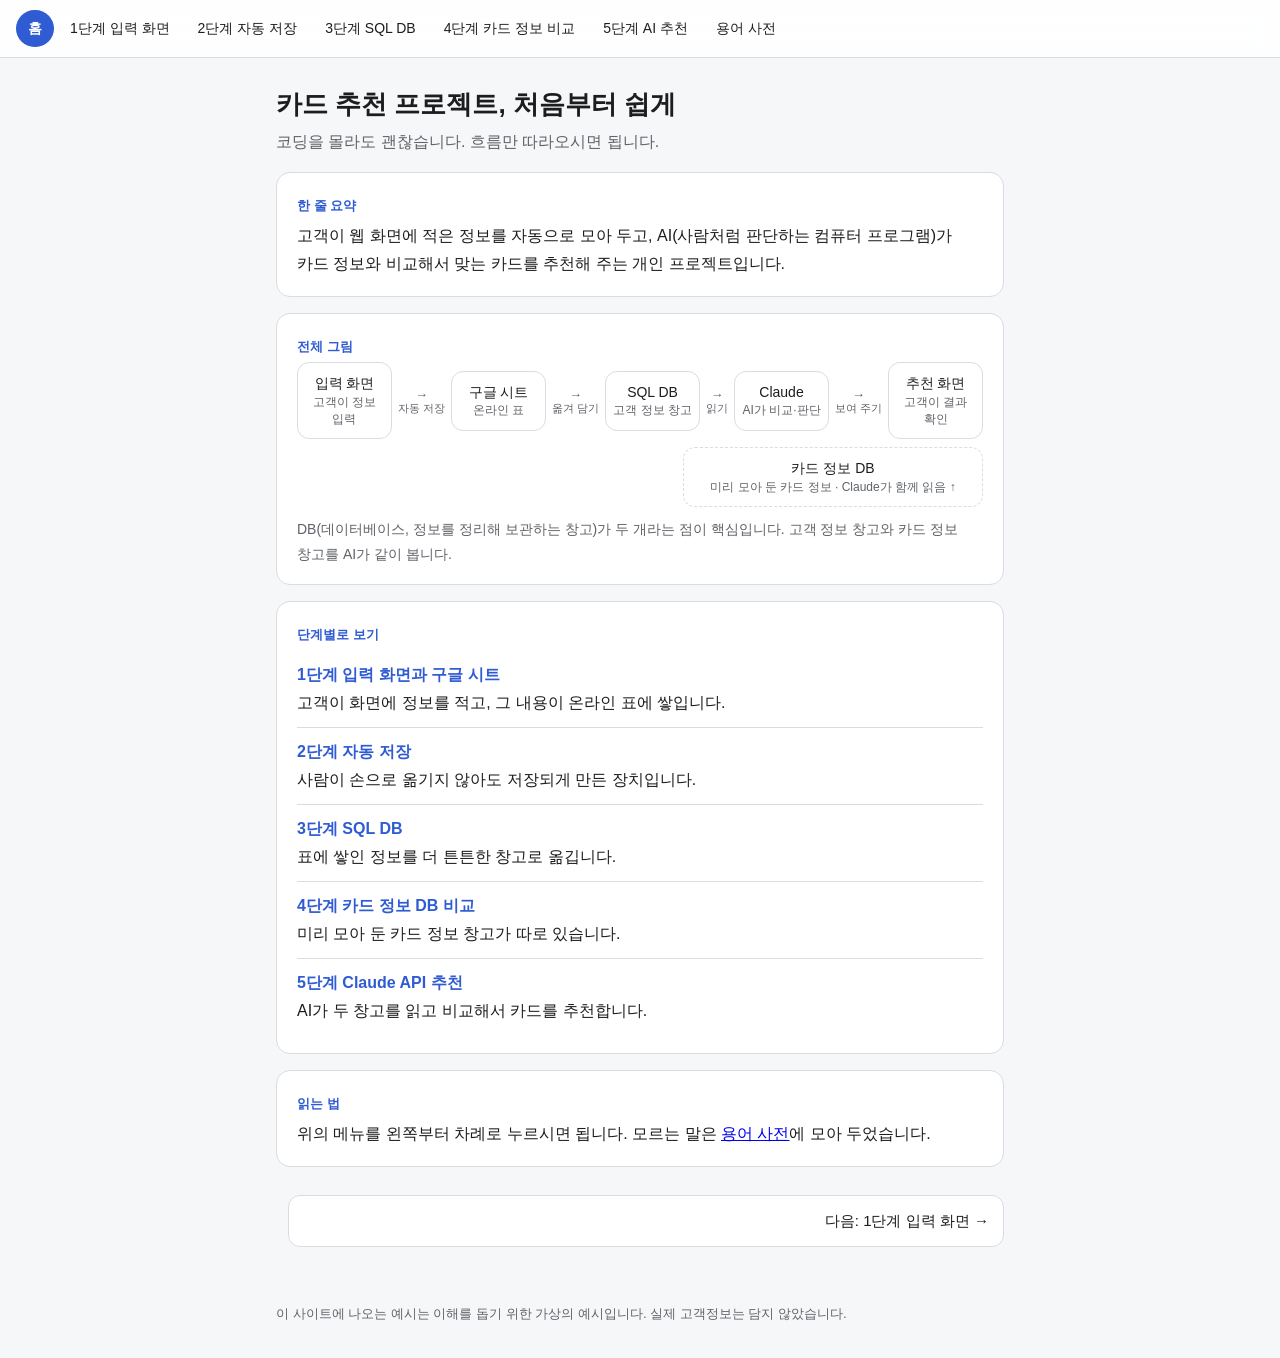
<file: index.html>
<!doctype html>
<html lang="ko">
<head>
  <meta charset="utf-8">
  <meta name="viewport" content="width=device-width, initial-scale=1">
  <title>카드 추천 프로젝트 쉽게 보기</title>
  <link rel="stylesheet" href="style.css">
</head>
<body>
  <nav class="topnav">
    <a href="index.html" aria-current="page">홈</a>
    <a href="step1.html">1단계 입력 화면</a>
    <a href="step2.html">2단계 자동 저장</a>
    <a href="step3.html">3단계 SQL DB</a>
    <a href="step4.html">4단계 카드 정보 비교</a>
    <a href="step5.html">5단계 AI 추천</a>
    <a href="glossary.html">용어 사전</a>
  </nav>

  <main>
    <h1>카드 추천 프로젝트, 처음부터 쉽게</h1>
    <p class="lead">코딩을 몰라도 괜찮습니다. 흐름만 따라오시면 됩니다.</p>

    <div class="box">
      <span class="label">한 줄 요약</span>
      <p>고객이 웹 화면에 적은 정보를 자동으로 모아 두고, AI(사람처럼 판단하는 컴퓨터 프로그램)가 카드 정보와 비교해서 맞는 카드를 추천해 주는 개인 프로젝트입니다.</p>
    </div>

    <div class="box">
      <span class="label">전체 그림</span>
      <div class="flow">
        <div class="node">입력 화면<small>고객이 정보 입력</small></div>
        <div class="arrow">→<span>자동 저장</span></div>
        <div class="node">구글 시트<small>온라인 표</small></div>
        <div class="arrow">→<span>옮겨 담기</span></div>
        <div class="node">SQL DB<small>고객 정보 창고</small></div>
        <div class="arrow">→<span>읽기</span></div>
        <div class="node">Claude<small>AI가 비교·판단</small></div>
        <div class="arrow">→<span>보여 주기</span></div>
        <div class="node">추천 화면<small>고객이 결과 확인</small></div>
      </div>
      <div class="branch">
        <div class="node">카드 정보 DB<small>미리 모아 둔 카드 정보 · Claude가 함께 읽음 ↑</small></div>
      </div>
      <p class="note" style="margin-top:10px">DB(데이터베이스, 정보를 정리해 보관하는 창고)가 두 개라는 점이 핵심입니다. 고객 정보 창고와 카드 정보 창고를 AI가 같이 봅니다.</p>
    </div>

    <div class="box">
      <span class="label">단계별로 보기</span>
      <ul class="steps">
        <li><a href="step1.html">1단계 입력 화면과 구글 시트</a><br>고객이 화면에 정보를 적고, 그 내용이 온라인 표에 쌓입니다.</li>
        <li><a href="step2.html">2단계 자동 저장</a><br>사람이 손으로 옮기지 않아도 저장되게 만든 장치입니다.</li>
        <li><a href="step3.html">3단계 SQL DB</a><br>표에 쌓인 정보를 더 튼튼한 창고로 옮깁니다.</li>
        <li><a href="step4.html">4단계 카드 정보 DB 비교</a><br>미리 모아 둔 카드 정보 창고가 따로 있습니다.</li>
        <li><a href="step5.html">5단계 Claude API 추천</a><br>AI가 두 창고를 읽고 비교해서 카드를 추천합니다.</li>
      </ul>
    </div>

    <div class="box">
      <span class="label">읽는 법</span>
      <p>위의 메뉴를 왼쪽부터 차례로 누르시면 됩니다. 모르는 말은 <a href="glossary.html">용어 사전</a>에 모아 두었습니다.</p>
    </div>

    <div class="pager">
      <span></span>
      <a href="step1.html">다음: 1단계 입력 화면 →</a>
    </div>
  </main>

  <footer>이 사이트에 나오는 예시는 이해를 돕기 위한 가상의 예시입니다. 실제 고객정보는 담지 않았습니다.</footer>
</body>
</html>
</file>
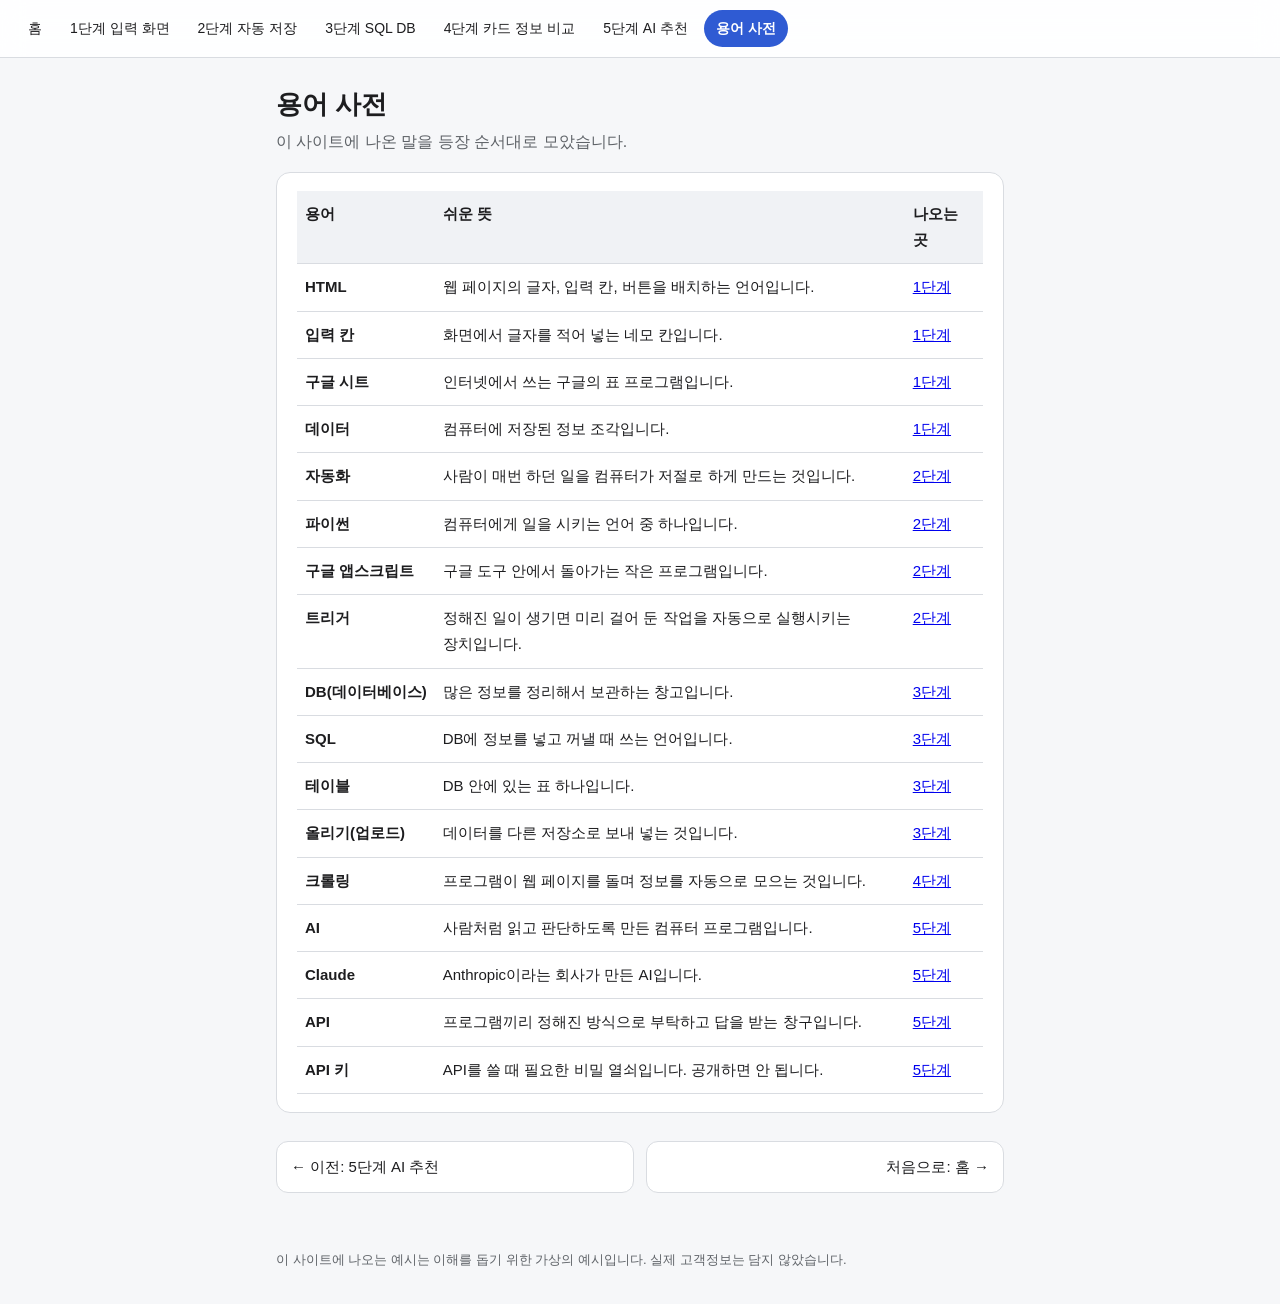
<file: glossary.html>
<!doctype html>
<html lang="ko">
<head>
  <meta charset="utf-8">
  <meta name="viewport" content="width=device-width, initial-scale=1">
  <title>용어 사전</title>
  <link rel="stylesheet" href="style.css">
</head>
<body>
  <nav class="topnav">
    <a href="index.html">홈</a>
    <a href="step1.html">1단계 입력 화면</a>
    <a href="step2.html">2단계 자동 저장</a>
    <a href="step3.html">3단계 SQL DB</a>
    <a href="step4.html">4단계 카드 정보 비교</a>
    <a href="step5.html">5단계 AI 추천</a>
    <a href="glossary.html" aria-current="page">용어 사전</a>
  </nav>

  <main>
    <h1>용어 사전</h1>
    <p class="lead">이 사이트에 나온 말을 등장 순서대로 모았습니다.</p>

    <div class="box">
      <table>
        <tr><th>용어</th><th>쉬운 뜻</th><th>나오는 곳</th></tr>
        <tr><td>HTML</td><td>웹 페이지의 글자, 입력 칸, 버튼을 배치하는 언어입니다.</td><td><a href="step1.html">1단계</a></td></tr>
        <tr><td>입력 칸</td><td>화면에서 글자를 적어 넣는 네모 칸입니다.</td><td><a href="step1.html">1단계</a></td></tr>
        <tr><td>구글 시트</td><td>인터넷에서 쓰는 구글의 표 프로그램입니다.</td><td><a href="step1.html">1단계</a></td></tr>
        <tr><td>데이터</td><td>컴퓨터에 저장된 정보 조각입니다.</td><td><a href="step1.html">1단계</a></td></tr>
        <tr><td>자동화</td><td>사람이 매번 하던 일을 컴퓨터가 저절로 하게 만드는 것입니다.</td><td><a href="step2.html">2단계</a></td></tr>
        <tr><td>파이썬</td><td>컴퓨터에게 일을 시키는 언어 중 하나입니다.</td><td><a href="step2.html">2단계</a></td></tr>
        <tr><td>구글 앱스크립트</td><td>구글 도구 안에서 돌아가는 작은 프로그램입니다.</td><td><a href="step2.html">2단계</a></td></tr>
        <tr><td>트리거</td><td>정해진 일이 생기면 미리 걸어 둔 작업을 자동으로 실행시키는 장치입니다.</td><td><a href="step2.html">2단계</a></td></tr>
        <tr><td>DB(데이터베이스)</td><td>많은 정보를 정리해서 보관하는 창고입니다.</td><td><a href="step3.html">3단계</a></td></tr>
        <tr><td>SQL</td><td>DB에 정보를 넣고 꺼낼 때 쓰는 언어입니다.</td><td><a href="step3.html">3단계</a></td></tr>
        <tr><td>테이블</td><td>DB 안에 있는 표 하나입니다.</td><td><a href="step3.html">3단계</a></td></tr>
        <tr><td>올리기(업로드)</td><td>데이터를 다른 저장소로 보내 넣는 것입니다.</td><td><a href="step3.html">3단계</a></td></tr>
        <tr><td>크롤링</td><td>프로그램이 웹 페이지를 돌며 정보를 자동으로 모으는 것입니다.</td><td><a href="step4.html">4단계</a></td></tr>
        <tr><td>AI</td><td>사람처럼 읽고 판단하도록 만든 컴퓨터 프로그램입니다.</td><td><a href="step5.html">5단계</a></td></tr>
        <tr><td>Claude</td><td>Anthropic이라는 회사가 만든 AI입니다.</td><td><a href="step5.html">5단계</a></td></tr>
        <tr><td>API</td><td>프로그램끼리 정해진 방식으로 부탁하고 답을 받는 창구입니다.</td><td><a href="step5.html">5단계</a></td></tr>
        <tr><td>API 키</td><td>API를 쓸 때 필요한 비밀 열쇠입니다. 공개하면 안 됩니다.</td><td><a href="step5.html">5단계</a></td></tr>
      </table>
    </div>

    <div class="pager">
      <a href="step5.html">← 이전: 5단계 AI 추천</a>
      <a href="index.html">처음으로: 홈 →</a>
    </div>
  </main>

  <footer>이 사이트에 나오는 예시는 이해를 돕기 위한 가상의 예시입니다. 실제 고객정보는 담지 않았습니다.</footer>
</body>
</html>
</file>
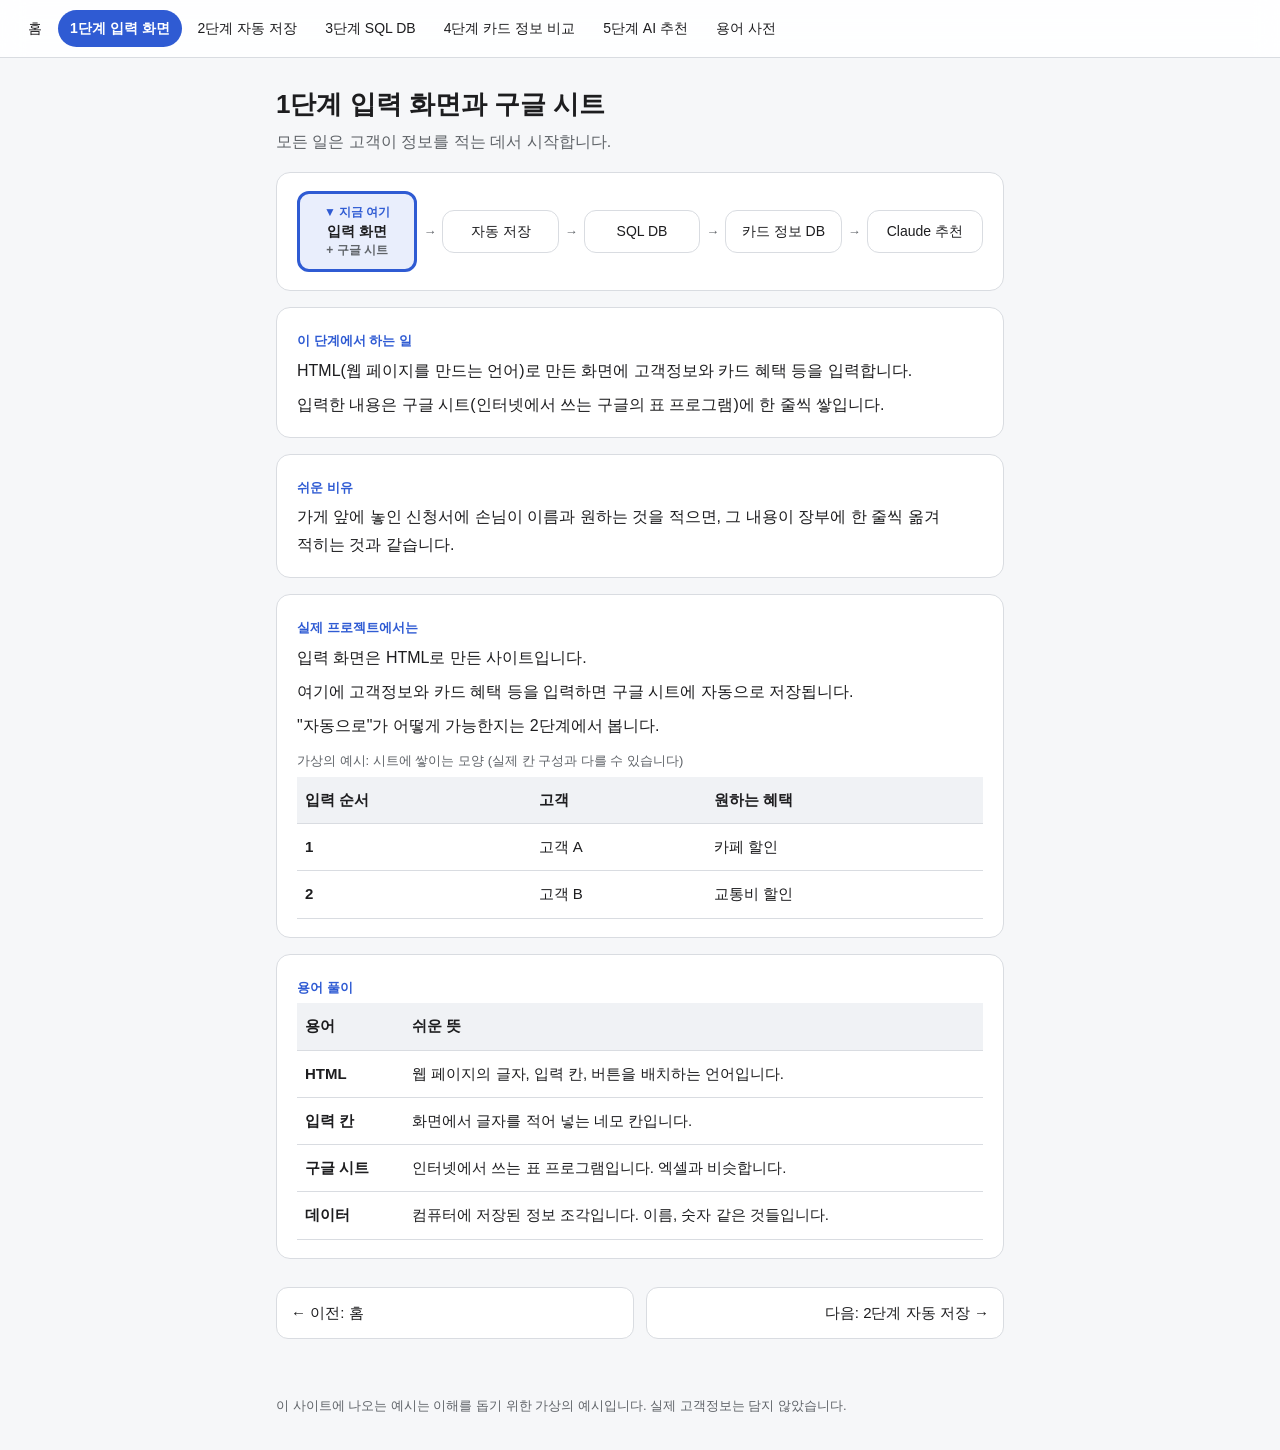
<file: step1.html>
<!doctype html>
<html lang="ko">
<head>
  <meta charset="utf-8">
  <meta name="viewport" content="width=device-width, initial-scale=1">
  <title>1단계 입력 화면과 구글 시트</title>
  <link rel="stylesheet" href="style.css">
</head>
<body>
  <nav class="topnav">
    <a href="index.html">홈</a>
    <a href="step1.html" aria-current="page">1단계 입력 화면</a>
    <a href="step2.html">2단계 자동 저장</a>
    <a href="step3.html">3단계 SQL DB</a>
    <a href="step4.html">4단계 카드 정보 비교</a>
    <a href="step5.html">5단계 AI 추천</a>
    <a href="glossary.html">용어 사전</a>
  </nav>

  <main>
    <h1>1단계 입력 화면과 구글 시트</h1>
    <p class="lead">모든 일은 고객이 정보를 적는 데서 시작합니다.</p>

    <div class="box">
      <div class="flow">
        <div class="node now">입력 화면<small>+ 구글 시트</small></div>
        <div class="arrow">→</div>
        <div class="node">자동 저장</div>
        <div class="arrow">→</div>
        <div class="node">SQL DB</div>
        <div class="arrow">→</div>
        <div class="node">카드 정보 DB</div>
        <div class="arrow">→</div>
        <div class="node">Claude 추천</div>
      </div>
    </div>

    <div class="box">
      <span class="label">이 단계에서 하는 일</span>
      <p>HTML(웹 페이지를 만드는 언어)로 만든 화면에 고객정보와 카드 혜택 등을 입력합니다.</p>
      <p>입력한 내용은 구글 시트(인터넷에서 쓰는 구글의 표 프로그램)에 한 줄씩 쌓입니다.</p>
    </div>

    <div class="box">
      <span class="label">쉬운 비유</span>
      <p>가게 앞에 놓인 신청서에 손님이 이름과 원하는 것을 적으면, 그 내용이 장부에 한 줄씩 옮겨 적히는 것과 같습니다.</p>
    </div>

    <div class="box">
      <span class="label">실제 프로젝트에서는</span>
      <p>입력 화면은 HTML로 만든 사이트입니다.</p>
      <p>여기에 고객정보와 카드 혜택 등을 입력하면 구글 시트에 자동으로 저장됩니다.</p>
      <p>"자동으로"가 어떻게 가능한지는 2단계에서 봅니다.</p>
      <table class="sample">
        <caption>가상의 예시: 시트에 쌓이는 모양 (실제 칸 구성과 다를 수 있습니다)</caption>
        <tr><th>입력 순서</th><th>고객</th><th>원하는 혜택</th></tr>
        <tr><td>1</td><td>고객 A</td><td>카페 할인</td></tr>
        <tr><td>2</td><td>고객 B</td><td>교통비 할인</td></tr>
      </table>
    </div>

    <div class="box">
      <span class="label">용어 풀이</span>
      <table>
        <tr><th>용어</th><th>쉬운 뜻</th></tr>
        <tr><td>HTML</td><td>웹 페이지의 글자, 입력 칸, 버튼을 배치하는 언어입니다.</td></tr>
        <tr><td>입력 칸</td><td>화면에서 글자를 적어 넣는 네모 칸입니다.</td></tr>
        <tr><td>구글 시트</td><td>인터넷에서 쓰는 표 프로그램입니다. 엑셀과 비슷합니다.</td></tr>
        <tr><td>데이터</td><td>컴퓨터에 저장된 정보 조각입니다. 이름, 숫자 같은 것들입니다.</td></tr>
      </table>
    </div>

    <div class="pager">
      <a href="index.html">← 이전: 홈</a>
      <a href="step2.html">다음: 2단계 자동 저장 →</a>
    </div>
  </main>

  <footer>이 사이트에 나오는 예시는 이해를 돕기 위한 가상의 예시입니다. 실제 고객정보는 담지 않았습니다.</footer>
</body>
</html>
</file>
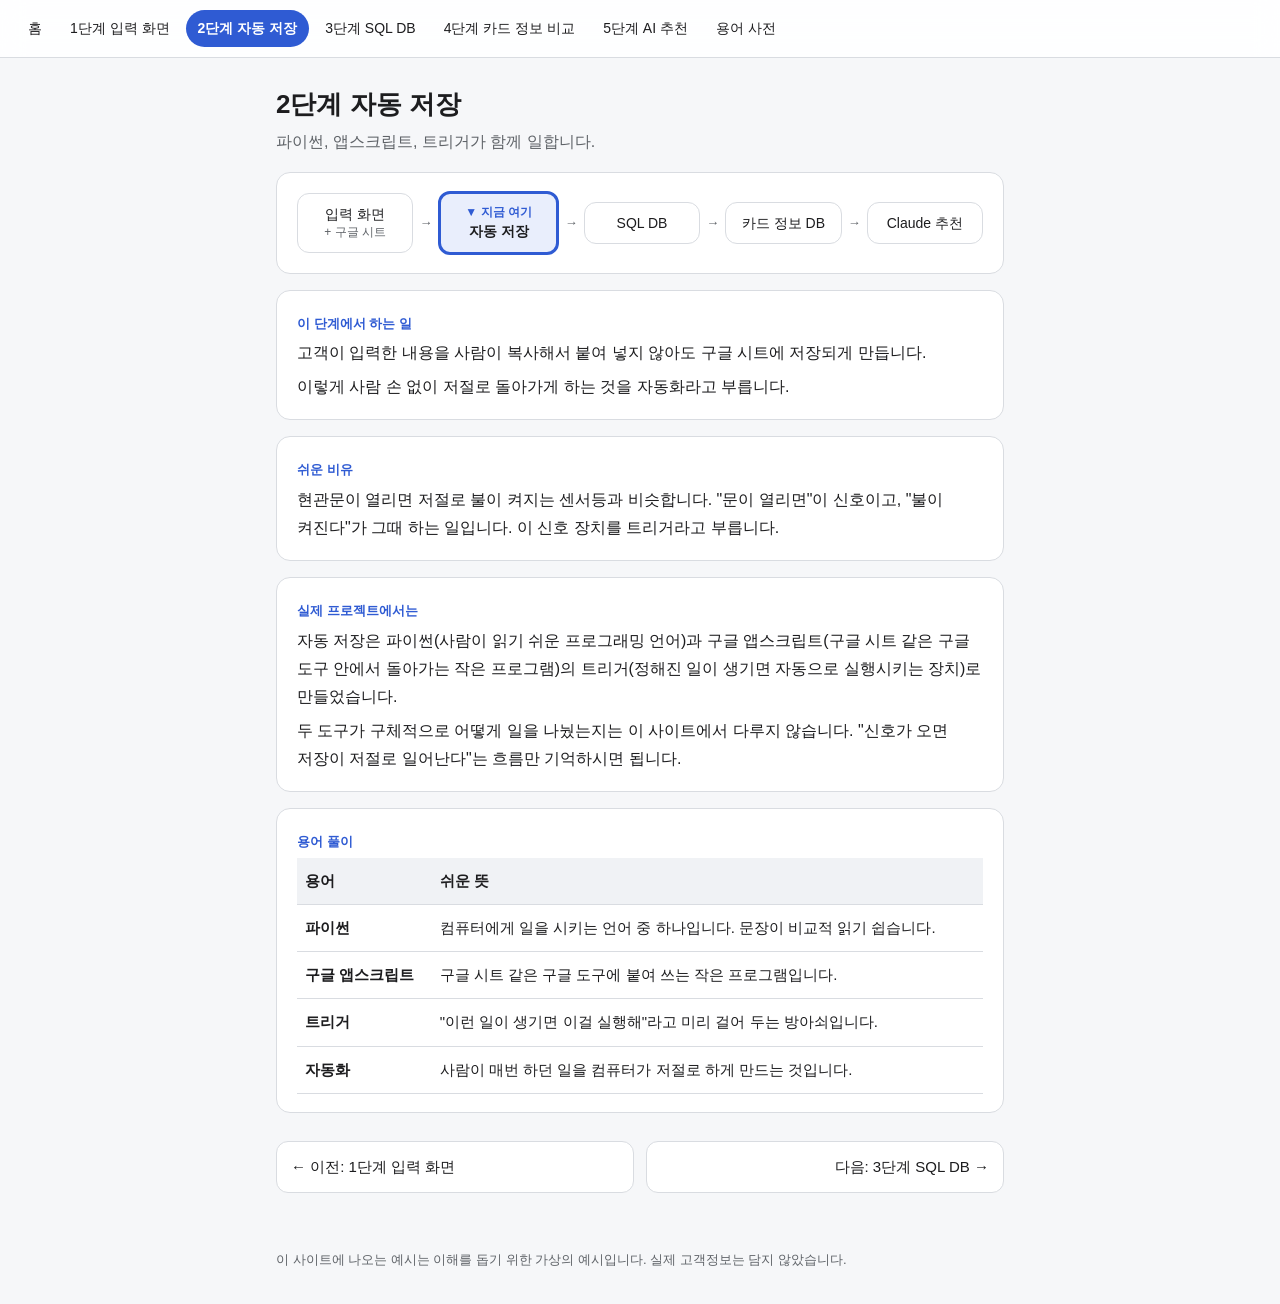
<file: step2.html>
<!doctype html>
<html lang="ko">
<head>
  <meta charset="utf-8">
  <meta name="viewport" content="width=device-width, initial-scale=1">
  <title>2단계 자동 저장</title>
  <link rel="stylesheet" href="style.css">
</head>
<body>
  <nav class="topnav">
    <a href="index.html">홈</a>
    <a href="step1.html">1단계 입력 화면</a>
    <a href="step2.html" aria-current="page">2단계 자동 저장</a>
    <a href="step3.html">3단계 SQL DB</a>
    <a href="step4.html">4단계 카드 정보 비교</a>
    <a href="step5.html">5단계 AI 추천</a>
    <a href="glossary.html">용어 사전</a>
  </nav>

  <main>
    <h1>2단계 자동 저장</h1>
    <p class="lead">파이썬, 앱스크립트, 트리거가 함께 일합니다.</p>

    <div class="box">
      <div class="flow">
        <div class="node">입력 화면<small>+ 구글 시트</small></div>
        <div class="arrow">→</div>
        <div class="node now">자동 저장</div>
        <div class="arrow">→</div>
        <div class="node">SQL DB</div>
        <div class="arrow">→</div>
        <div class="node">카드 정보 DB</div>
        <div class="arrow">→</div>
        <div class="node">Claude 추천</div>
      </div>
    </div>

    <div class="box">
      <span class="label">이 단계에서 하는 일</span>
      <p>고객이 입력한 내용을 사람이 복사해서 붙여 넣지 않아도 구글 시트에 저장되게 만듭니다.</p>
      <p>이렇게 사람 손 없이 저절로 돌아가게 하는 것을 자동화라고 부릅니다.</p>
    </div>

    <div class="box">
      <span class="label">쉬운 비유</span>
      <p>현관문이 열리면 저절로 불이 켜지는 센서등과 비슷합니다. "문이 열리면"이 신호이고, "불이 켜진다"가 그때 하는 일입니다. 이 신호 장치를 트리거라고 부릅니다.</p>
    </div>

    <div class="box">
      <span class="label">실제 프로젝트에서는</span>
      <p>자동 저장은 파이썬(사람이 읽기 쉬운 프로그래밍 언어)과 구글 앱스크립트(구글 시트 같은 구글 도구 안에서 돌아가는 작은 프로그램)의 트리거(정해진 일이 생기면 자동으로 실행시키는 장치)로 만들었습니다.</p>
      <p>두 도구가 구체적으로 어떻게 일을 나눴는지는 이 사이트에서 다루지 않습니다. "신호가 오면 저장이 저절로 일어난다"는 흐름만 기억하시면 됩니다.</p>
    </div>

    <div class="box">
      <span class="label">용어 풀이</span>
      <table>
        <tr><th>용어</th><th>쉬운 뜻</th></tr>
        <tr><td>파이썬</td><td>컴퓨터에게 일을 시키는 언어 중 하나입니다. 문장이 비교적 읽기 쉽습니다.</td></tr>
        <tr><td>구글 앱스크립트</td><td>구글 시트 같은 구글 도구에 붙여 쓰는 작은 프로그램입니다.</td></tr>
        <tr><td>트리거</td><td>"이런 일이 생기면 이걸 실행해"라고 미리 걸어 두는 방아쇠입니다.</td></tr>
        <tr><td>자동화</td><td>사람이 매번 하던 일을 컴퓨터가 저절로 하게 만드는 것입니다.</td></tr>
      </table>
    </div>

    <div class="pager">
      <a href="step1.html">← 이전: 1단계 입력 화면</a>
      <a href="step3.html">다음: 3단계 SQL DB →</a>
    </div>
  </main>

  <footer>이 사이트에 나오는 예시는 이해를 돕기 위한 가상의 예시입니다. 실제 고객정보는 담지 않았습니다.</footer>
</body>
</html>
</file>
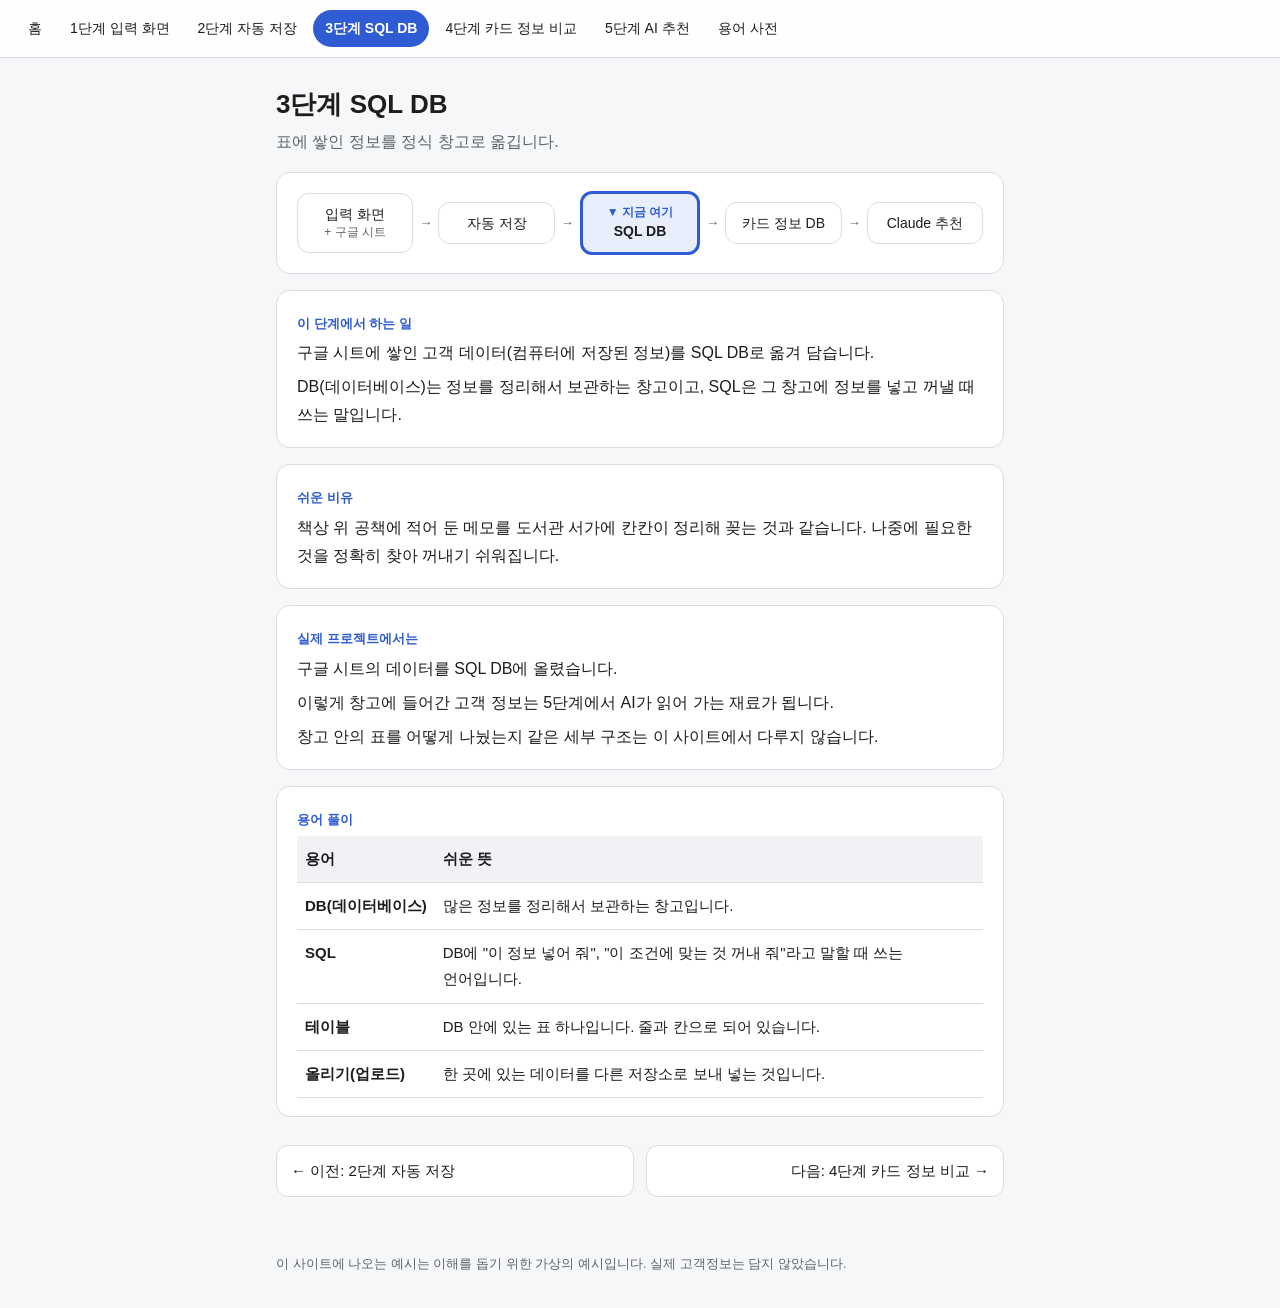
<file: step3.html>
<!doctype html>
<html lang="ko">
<head>
  <meta charset="utf-8">
  <meta name="viewport" content="width=device-width, initial-scale=1">
  <title>3단계 SQL DB</title>
  <link rel="stylesheet" href="style.css">
</head>
<body>
  <nav class="topnav">
    <a href="index.html">홈</a>
    <a href="step1.html">1단계 입력 화면</a>
    <a href="step2.html">2단계 자동 저장</a>
    <a href="step3.html" aria-current="page">3단계 SQL DB</a>
    <a href="step4.html">4단계 카드 정보 비교</a>
    <a href="step5.html">5단계 AI 추천</a>
    <a href="glossary.html">용어 사전</a>
  </nav>

  <main>
    <h1>3단계 SQL DB</h1>
    <p class="lead">표에 쌓인 정보를 정식 창고로 옮깁니다.</p>

    <div class="box">
      <div class="flow">
        <div class="node">입력 화면<small>+ 구글 시트</small></div>
        <div class="arrow">→</div>
        <div class="node">자동 저장</div>
        <div class="arrow">→</div>
        <div class="node now">SQL DB</div>
        <div class="arrow">→</div>
        <div class="node">카드 정보 DB</div>
        <div class="arrow">→</div>
        <div class="node">Claude 추천</div>
      </div>
    </div>

    <div class="box">
      <span class="label">이 단계에서 하는 일</span>
      <p>구글 시트에 쌓인 고객 데이터(컴퓨터에 저장된 정보)를 SQL DB로 옮겨 담습니다.</p>
      <p>DB(데이터베이스)는 정보를 정리해서 보관하는 창고이고, SQL은 그 창고에 정보를 넣고 꺼낼 때 쓰는 말입니다.</p>
    </div>

    <div class="box">
      <span class="label">쉬운 비유</span>
      <p>책상 위 공책에 적어 둔 메모를 도서관 서가에 칸칸이 정리해 꽂는 것과 같습니다. 나중에 필요한 것을 정확히 찾아 꺼내기 쉬워집니다.</p>
    </div>

    <div class="box">
      <span class="label">실제 프로젝트에서는</span>
      <p>구글 시트의 데이터를 SQL DB에 올렸습니다.</p>
      <p>이렇게 창고에 들어간 고객 정보는 5단계에서 AI가 읽어 가는 재료가 됩니다.</p>
      <p>창고 안의 표를 어떻게 나눴는지 같은 세부 구조는 이 사이트에서 다루지 않습니다.</p>
    </div>

    <div class="box">
      <span class="label">용어 풀이</span>
      <table>
        <tr><th>용어</th><th>쉬운 뜻</th></tr>
        <tr><td>DB(데이터베이스)</td><td>많은 정보를 정리해서 보관하는 창고입니다.</td></tr>
        <tr><td>SQL</td><td>DB에 "이 정보 넣어 줘", "이 조건에 맞는 것 꺼내 줘"라고 말할 때 쓰는 언어입니다.</td></tr>
        <tr><td>테이블</td><td>DB 안에 있는 표 하나입니다. 줄과 칸으로 되어 있습니다.</td></tr>
        <tr><td>올리기(업로드)</td><td>한 곳에 있는 데이터를 다른 저장소로 보내 넣는 것입니다.</td></tr>
      </table>
    </div>

    <div class="pager">
      <a href="step2.html">← 이전: 2단계 자동 저장</a>
      <a href="step4.html">다음: 4단계 카드 정보 비교 →</a>
    </div>
  </main>

  <footer>이 사이트에 나오는 예시는 이해를 돕기 위한 가상의 예시입니다. 실제 고객정보는 담지 않았습니다.</footer>
</body>
</html>
</file>
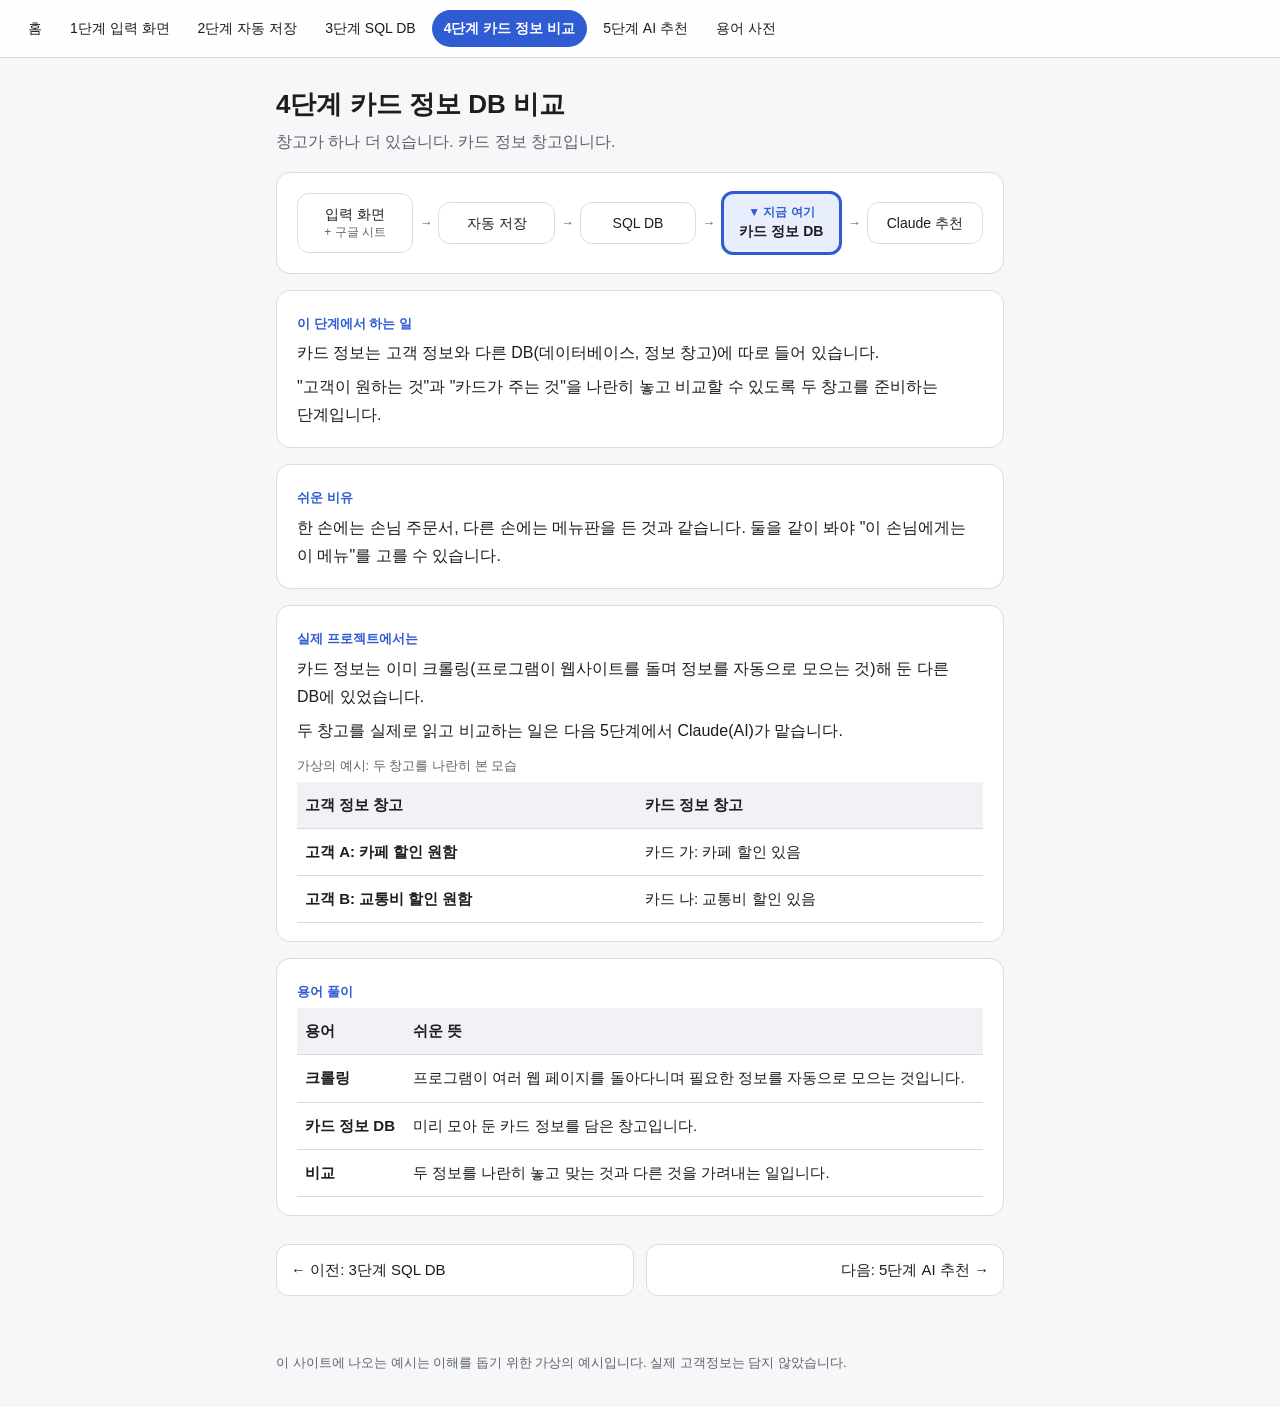
<file: step4.html>
<!doctype html>
<html lang="ko">
<head>
  <meta charset="utf-8">
  <meta name="viewport" content="width=device-width, initial-scale=1">
  <title>4단계 카드 정보 DB 비교</title>
  <link rel="stylesheet" href="style.css">
</head>
<body>
  <nav class="topnav">
    <a href="index.html">홈</a>
    <a href="step1.html">1단계 입력 화면</a>
    <a href="step2.html">2단계 자동 저장</a>
    <a href="step3.html">3단계 SQL DB</a>
    <a href="step4.html" aria-current="page">4단계 카드 정보 비교</a>
    <a href="step5.html">5단계 AI 추천</a>
    <a href="glossary.html">용어 사전</a>
  </nav>

  <main>
    <h1>4단계 카드 정보 DB 비교</h1>
    <p class="lead">창고가 하나 더 있습니다. 카드 정보 창고입니다.</p>

    <div class="box">
      <div class="flow">
        <div class="node">입력 화면<small>+ 구글 시트</small></div>
        <div class="arrow">→</div>
        <div class="node">자동 저장</div>
        <div class="arrow">→</div>
        <div class="node">SQL DB</div>
        <div class="arrow">→</div>
        <div class="node now">카드 정보 DB</div>
        <div class="arrow">→</div>
        <div class="node">Claude 추천</div>
      </div>
    </div>

    <div class="box">
      <span class="label">이 단계에서 하는 일</span>
      <p>카드 정보는 고객 정보와 다른 DB(데이터베이스, 정보 창고)에 따로 들어 있습니다.</p>
      <p>"고객이 원하는 것"과 "카드가 주는 것"을 나란히 놓고 비교할 수 있도록 두 창고를 준비하는 단계입니다.</p>
    </div>

    <div class="box">
      <span class="label">쉬운 비유</span>
      <p>한 손에는 손님 주문서, 다른 손에는 메뉴판을 든 것과 같습니다. 둘을 같이 봐야 "이 손님에게는 이 메뉴"를 고를 수 있습니다.</p>
    </div>

    <div class="box">
      <span class="label">실제 프로젝트에서는</span>
      <p>카드 정보는 이미 크롤링(프로그램이 웹사이트를 돌며 정보를 자동으로 모으는 것)해 둔 다른 DB에 있었습니다.</p>
      <p>두 창고를 실제로 읽고 비교하는 일은 다음 5단계에서 Claude(AI)가 맡습니다.</p>
      <table class="sample">
        <caption>가상의 예시: 두 창고를 나란히 본 모습</caption>
        <tr><th>고객 정보 창고</th><th>카드 정보 창고</th></tr>
        <tr><td>고객 A: 카페 할인 원함</td><td>카드 가: 카페 할인 있음</td></tr>
        <tr><td>고객 B: 교통비 할인 원함</td><td>카드 나: 교통비 할인 있음</td></tr>
      </table>
    </div>

    <div class="box">
      <span class="label">용어 풀이</span>
      <table>
        <tr><th>용어</th><th>쉬운 뜻</th></tr>
        <tr><td>크롤링</td><td>프로그램이 여러 웹 페이지를 돌아다니며 필요한 정보를 자동으로 모으는 것입니다.</td></tr>
        <tr><td>카드 정보 DB</td><td>미리 모아 둔 카드 정보를 담은 창고입니다.</td></tr>
        <tr><td>비교</td><td>두 정보를 나란히 놓고 맞는 것과 다른 것을 가려내는 일입니다.</td></tr>
      </table>
    </div>

    <div class="pager">
      <a href="step3.html">← 이전: 3단계 SQL DB</a>
      <a href="step5.html">다음: 5단계 AI 추천 →</a>
    </div>
  </main>

  <footer>이 사이트에 나오는 예시는 이해를 돕기 위한 가상의 예시입니다. 실제 고객정보는 담지 않았습니다.</footer>
</body>
</html>
</file>
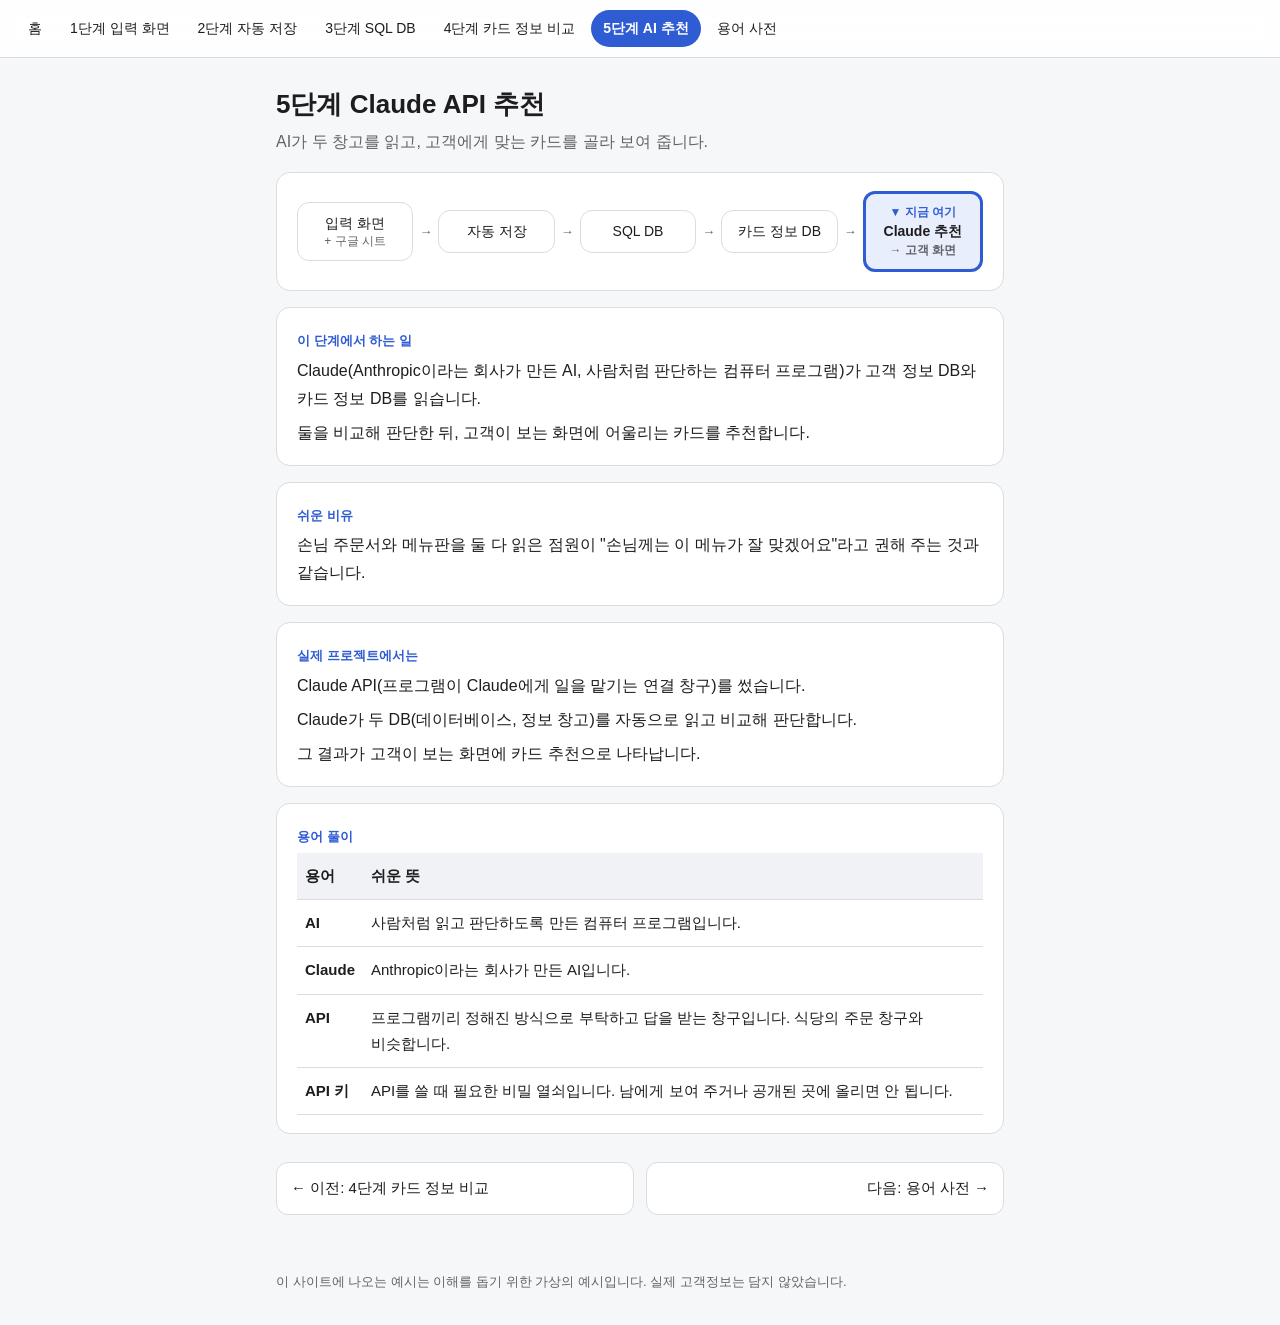
<file: step5.html>
<!doctype html>
<html lang="ko">
<head>
  <meta charset="utf-8">
  <meta name="viewport" content="width=device-width, initial-scale=1">
  <title>5단계 Claude API 추천</title>
  <link rel="stylesheet" href="style.css">
</head>
<body>
  <nav class="topnav">
    <a href="index.html">홈</a>
    <a href="step1.html">1단계 입력 화면</a>
    <a href="step2.html">2단계 자동 저장</a>
    <a href="step3.html">3단계 SQL DB</a>
    <a href="step4.html">4단계 카드 정보 비교</a>
    <a href="step5.html" aria-current="page">5단계 AI 추천</a>
    <a href="glossary.html">용어 사전</a>
  </nav>

  <main>
    <h1>5단계 Claude API 추천</h1>
    <p class="lead">AI가 두 창고를 읽고, 고객에게 맞는 카드를 골라 보여 줍니다.</p>

    <div class="box">
      <div class="flow">
        <div class="node">입력 화면<small>+ 구글 시트</small></div>
        <div class="arrow">→</div>
        <div class="node">자동 저장</div>
        <div class="arrow">→</div>
        <div class="node">SQL DB</div>
        <div class="arrow">→</div>
        <div class="node">카드 정보 DB</div>
        <div class="arrow">→</div>
        <div class="node now">Claude 추천<small>→ 고객 화면</small></div>
      </div>
    </div>

    <div class="box">
      <span class="label">이 단계에서 하는 일</span>
      <p>Claude(Anthropic이라는 회사가 만든 AI, 사람처럼 판단하는 컴퓨터 프로그램)가 고객 정보 DB와 카드 정보 DB를 읽습니다.</p>
      <p>둘을 비교해 판단한 뒤, 고객이 보는 화면에 어울리는 카드를 추천합니다.</p>
    </div>

    <div class="box">
      <span class="label">쉬운 비유</span>
      <p>손님 주문서와 메뉴판을 둘 다 읽은 점원이 "손님께는 이 메뉴가 잘 맞겠어요"라고 권해 주는 것과 같습니다.</p>
    </div>

    <div class="box">
      <span class="label">실제 프로젝트에서는</span>
      <p>Claude API(프로그램이 Claude에게 일을 맡기는 연결 창구)를 썼습니다.</p>
      <p>Claude가 두 DB(데이터베이스, 정보 창고)를 자동으로 읽고 비교해 판단합니다.</p>
      <p>그 결과가 고객이 보는 화면에 카드 추천으로 나타납니다.</p>
    </div>

    <div class="box">
      <span class="label">용어 풀이</span>
      <table>
        <tr><th>용어</th><th>쉬운 뜻</th></tr>
        <tr><td>AI</td><td>사람처럼 읽고 판단하도록 만든 컴퓨터 프로그램입니다.</td></tr>
        <tr><td>Claude</td><td>Anthropic이라는 회사가 만든 AI입니다.</td></tr>
        <tr><td>API</td><td>프로그램끼리 정해진 방식으로 부탁하고 답을 받는 창구입니다. 식당의 주문 창구와 비슷합니다.</td></tr>
        <tr><td>API 키</td><td>API를 쓸 때 필요한 비밀 열쇠입니다. 남에게 보여 주거나 공개된 곳에 올리면 안 됩니다.</td></tr>
      </table>
    </div>

    <div class="pager">
      <a href="step4.html">← 이전: 4단계 카드 정보 비교</a>
      <a href="glossary.html">다음: 용어 사전 →</a>
    </div>
  </main>

  <footer>이 사이트에 나오는 예시는 이해를 돕기 위한 가상의 예시입니다. 실제 고객정보는 담지 않았습니다.</footer>
</body>
</html>
</file>
<file: style.css>
:root {
  --bg: #f6f7f9;
  --card: #ffffff;
  --text: #1d1d1f;
  --muted: #5f6368;
  --line: #d9dce1;
  --accent: #2f5bd3;
  --accent-soft: #e9eefc;
}

* { box-sizing: border-box; }

body {
  margin: 0;
  font-family: -apple-system, BlinkMacSystemFont, "Apple SD Gothic Neo", "Malgun Gothic", sans-serif;
  background: var(--bg);
  color: var(--text);
  line-height: 1.75;
  word-break: keep-all;
}

/* 상단 메뉴 */
.topnav {
  position: sticky;
  top: 0;
  z-index: 10;
  display: flex;
  gap: 4px;
  overflow-x: auto;
  padding: 10px 16px;
  background: rgba(255, 255, 255, 0.88);
  backdrop-filter: blur(12px);
  -webkit-backdrop-filter: blur(12px);
  border-bottom: 1px solid var(--line);
}
.topnav a {
  white-space: nowrap;
  padding: 6px 12px;
  border-radius: 999px;
  color: var(--text);
  text-decoration: none;
  font-size: 14px;
}
.topnav a:hover { background: var(--accent-soft); }
.topnav a[aria-current="page"] {
  background: var(--accent);
  color: #fff;
  font-weight: 700;
}

main {
  max-width: 760px;
  margin: 0 auto;
  padding: 28px 16px 56px;
}

h1 { font-size: 26px; line-height: 1.4; margin: 0 0 6px; }
h2 { font-size: 18px; margin: 0 0 8px; }
.lead { color: var(--muted); margin: 0 0 8px; }

.box {
  background: var(--card);
  border: 1px solid var(--line);
  border-radius: 14px;
  padding: 18px 20px;
  margin: 16px 0;
}
.box p { margin: 0; }
.box p + p { margin-top: 6px; }

.label {
  display: inline-block;
  font-size: 13px;
  font-weight: 700;
  color: var(--accent);
  margin-bottom: 4px;
}

.note {
  font-size: 14px;
  color: var(--muted);
}

/* 흐름도 */
.flow {
  display: flex;
  align-items: center;
  gap: 6px;
}
.node {
  flex: 1 1 0;
  min-width: 0;
  text-align: center;
  padding: 10px 6px;
  border: 1.5px solid var(--line);
  border-radius: 12px;
  background: #fff;
  font-size: 14px;
  line-height: 1.45;
}
.node small {
  display: block;
  color: var(--muted);
  font-size: 12px;
}
.node.now {
  border: 3px solid var(--accent);
  background: var(--accent-soft);
  font-weight: 700;
}
.node.now::before {
  content: "▼ 지금 여기";
  display: block;
  font-size: 12px;
  color: var(--accent);
}
.arrow {
  flex: 0 0 auto;
  color: var(--muted);
  font-weight: 700;
  text-align: center;
  font-size: 13px;
  line-height: 1.2;
}
.arrow span { display: block; font-size: 11px; font-weight: 400; }

/* 홈 흐름도의 곁가지(카드 정보 DB) */
.branch {
  display: flex;
  justify-content: flex-end;
  margin-top: 8px;
}
.branch .node {
  flex: 0 1 300px;
  border-style: dashed;
}

/* 표 */
table {
  width: 100%;
  border-collapse: collapse;
  font-size: 15px;
}
th, td {
  text-align: left;
  vertical-align: top;
  padding: 10px 8px;
  border-bottom: 1px solid var(--line);
}
th { background: #f0f2f5; font-weight: 700; }
td:first-child { font-weight: 700; white-space: nowrap; }

/* 가상 예시 표 */
.sample { margin-top: 10px; }
.sample caption {
  text-align: left;
  font-size: 13px;
  color: var(--muted);
  padding-bottom: 4px;
}

/* 단계 목록 (홈) */
.steps { list-style: none; padding: 0; margin: 0; }
.steps li { padding: 10px 0; border-bottom: 1px solid var(--line); }
.steps li:last-child { border-bottom: none; }
.steps a { color: var(--accent); font-weight: 700; text-decoration: none; }

/* 이전/다음 */
.pager {
  display: flex;
  justify-content: space-between;
  gap: 12px;
  margin-top: 28px;
}
.pager a {
  flex: 1;
  padding: 12px 14px;
  border: 1px solid var(--line);
  border-radius: 12px;
  background: #fff;
  color: var(--text);
  text-decoration: none;
  font-size: 15px;
}
.pager a:last-child { text-align: right; }
.pager a:hover { border-color: var(--accent); }

footer {
  max-width: 760px;
  margin: 0 auto;
  padding: 0 16px 32px;
  font-size: 13px;
  color: var(--muted);
}

/* 휴대폰: 흐름도를 세로로 */
@media (max-width: 600px) {
  h1 { font-size: 22px; }
  .flow { flex-direction: column; align-items: stretch; }
  .node { flex: none; }
  .arrow { font-size: 0; }
  .arrow::before { content: "↓"; display: block; font-size: 15px; }
  .arrow span { display: inline; font-size: 11px; }
  .branch { justify-content: stretch; }
  .branch .node { flex: 1; }
}
</file>
